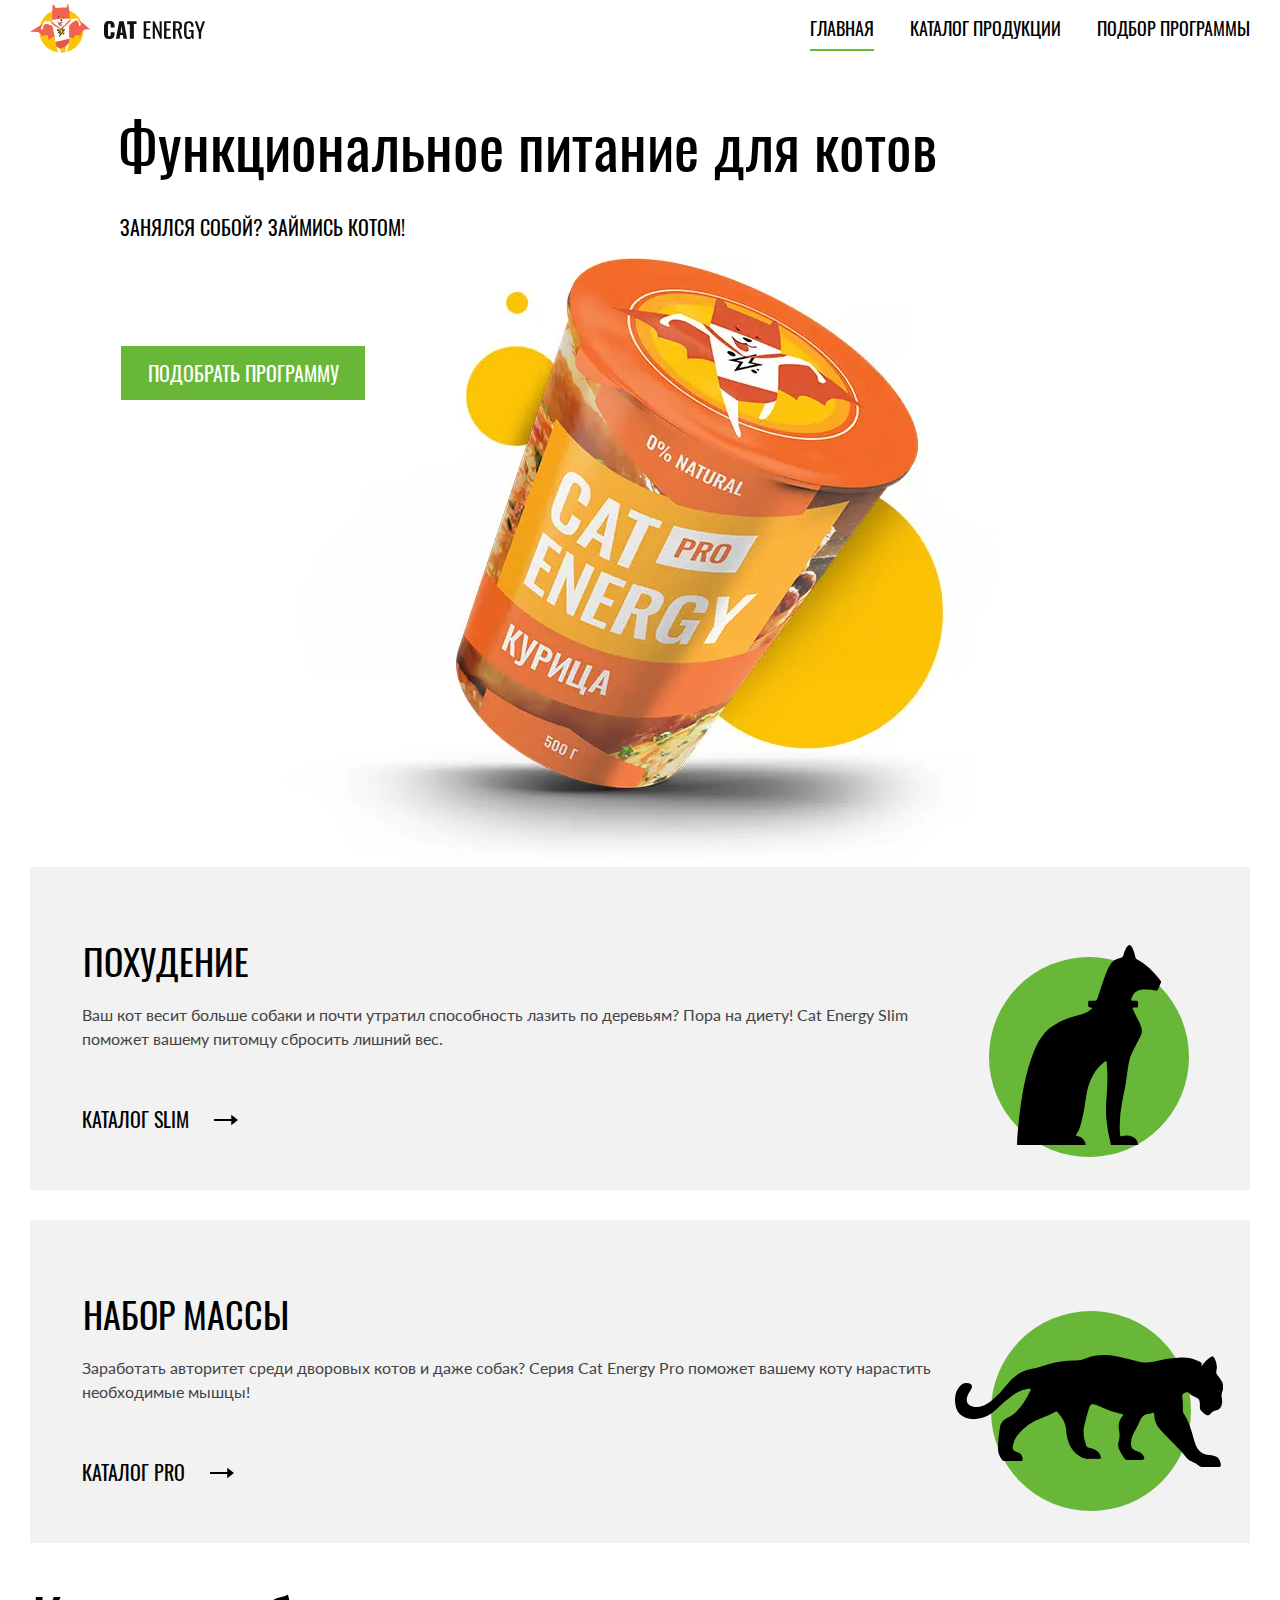
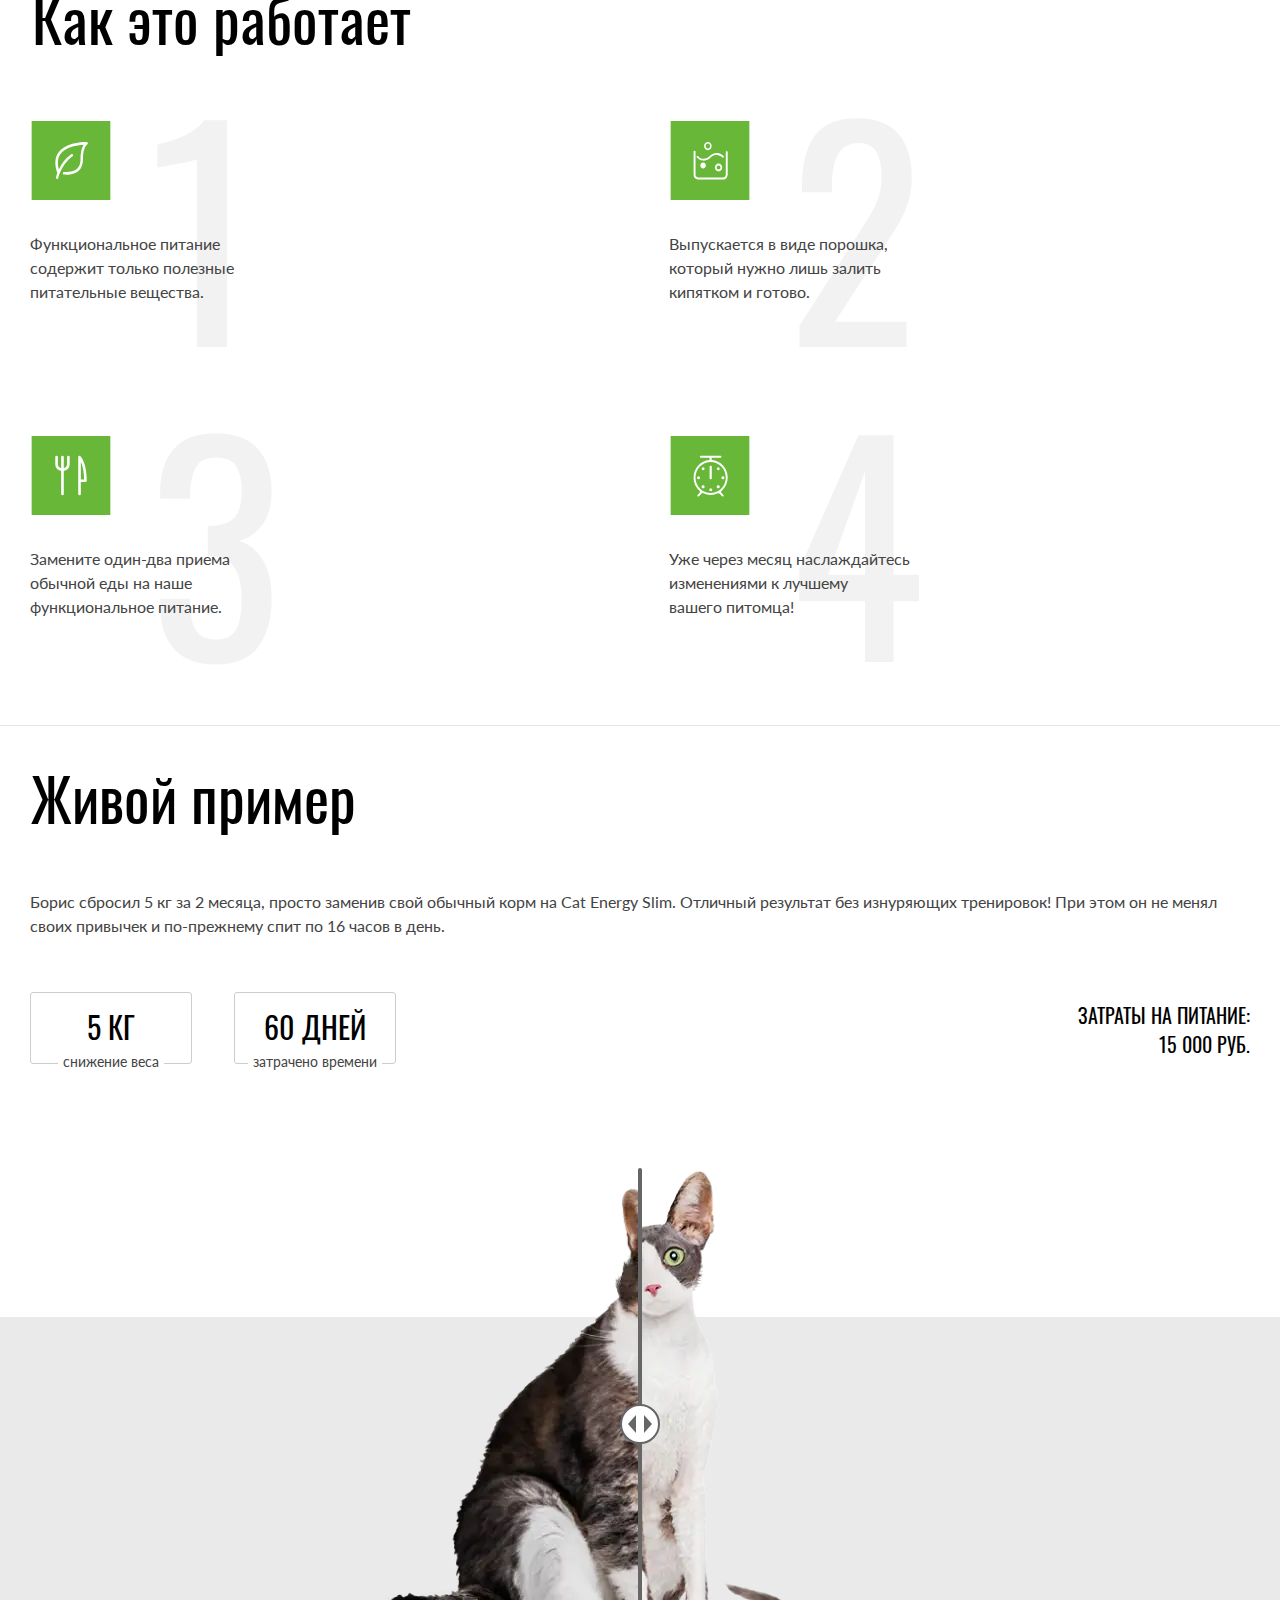
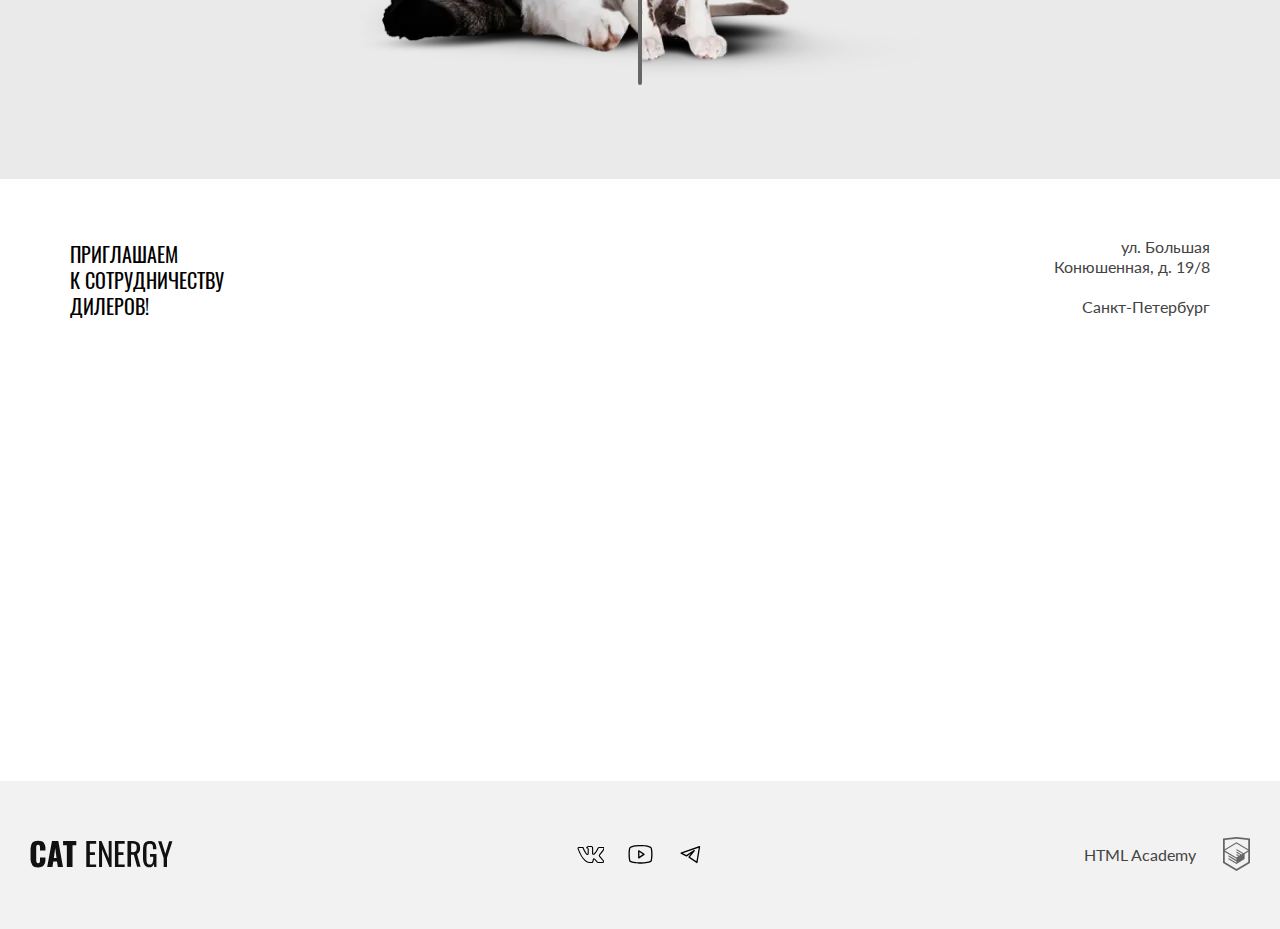
<file: index.html>
<!DOCTYPE html><html class="page" lang="ru"><head><meta charset="utf-8"><meta name="viewport" content="width=device-width,initial-scale=1"><title>HTML Academy: Кэт энерджи</title><link rel="stylesheet" href="css/style.css"><link rel="preload" href="fonts/lato/lato-regular.woff2" as="font" crossorigin="anonymous"><link rel="preload" href="fonts/oswald/oswaldmedium.woff2" as="font" crossorigin="anonymous"><link rel="preload" href="fonts/oswald/oswaldregular.woff2" as="font" crossorigin="anonymous"></head><body class="page__body"><header class="main-header"><a class="main-header__logo"><picture><source media="(min-width:1300px)" srcset="./img/logo-desktop.svg"><source media="(min-width:768px)" srcset="./img/logo-tablet.svg"><img class="main-header__img" src="./img/logo-mobile.svg" width="34" height="38" alt="Кэт Энерджи"></picture><img class="main-header__img-2" src="./img/logo-header.svg" width="101" height="18" alt="" aria-hidden="true"> </a><button class="main-header__toggle main-header__toggle--closed main-header__toggle--nojs" type="button"><span class="visually-hidden">Открыть меню</span></button><nav class="main-nav main-nav--closed"><ul class="main-nav__list site-list"><li class="site-list__item site-list__item--active site-list__item--current"><a class="site-list__link site-list__link--current">Главная</a></li><li class="site-list__item"><a class="site-list__link site-list__link--current" href="catalog.html">Каталог продукции</a></li><li class="site-list__item"><a class="site-list__link site-list__link--current" href="form.html">Подбор программы</a></li></ul></nav></header><main class="main-container"><section class="selection"><div class="selection__wrapper container"><h1 class="selection__title">Функциональное питание для котов</h1><p class="selection__description">Занялся собой? Займись котом!</p><picture><source type="image/webp" media="(min-width: 1300px)" srcset="./img/index-can-desktop.webp, ./img/index-can-desktop@2x.webp 2x"><source type="image/webp" media="(min-width: 768px)" srcset="./img/index-can-tablet.webp, ./img/index-can-tablet@2x.webp 2x"><source type="image/webp" srcset="./img/index-can-mobile.webp, ./img/index-can-mobile@2x.webp 2x"><source media="(min-width:1300px)" srcset="./img/index-can-desktop.png, ./img/index-can-desktop@2x.png 2x"><source media="(min-width:768px)" srcset="./img/index-can-tablet.png, ./img/index-can-tablet@2x.png 2x"><img class="selection__image" src="./img/index-can-mobile.png" width="280" height="270" srcset="./img/index-can-mobile@2x.png 2x" alt="Пример питания для котов Кэт Энерджи Про с курицей 500 грамм"></picture><a class="selection__button button" href="form.html">Подобрать программу</a></div></section><section class="offer"><div class="offer__wrapper container"><div class="offer__inner"><h2 class="offer__title offer__title--thin">Похудение</h2><p class="offer__description">Ваш кот весит больше собаки и почти утратил способность лазить по деревьям? Пора на диету! Cat Energy Slim поможет вашему питомцу сбросить лишний вес.</p><a class="offer__link" href="#">Каталог slim</a></div><div class="offer__inner"><h2 class="offer__title offer__title--weight">Набор массы</h2><p class="offer__description">Заработать авторитет среди дворовых котов и даже собак? Серия Cat Energy Pro поможет вашему коту нарастить необходимые мышцы!</p><a class="offer__link" href="#">Каталог pro</a></div></div></section><section class="operation"><div class="operation__wrapper container"><h2 class="operation__title">Как это работает</h2><ol class="operation__list"><li class="operation__item operation__item--useful">Функциональное питание содержит только полезные питательные вещества.</li><li class="operation__item operation__item--instant">Выпускается в виде порошка, который нужно лишь залить кипятком и готово.</li><li class="operation__item operation__item--use">Замените один-два приема обычной еды на наше функциональное питание.</li><li class="operation__item operation__item--changes">Уже через месяц наслаждайтесь изменениями к&nbsp;лучшему вашего&nbsp;питомца!</li></ol></div></section><section class="example"><div class="example__wrapper container"><div class="example__text-wrapper"><h2 class="example__title">Живой пример</h2><p class="example__text">Борис сбросил 5 кг за 2 месяца, просто заменив свой обычный корм на Cat Energy Slim. Отличный результат без&nbsp;изнуряющих тренировок! При этом он не менял своих привычек и по-прежнему спит по 16 часов в день.</p></div><div class="example__statistic"><dl class="example__list"><div class="example__list-item"><dt class="example__description-text">снижение веса</dt><dd class="example__description-statistics">5 кг</dd></div><div class="example__list-item"><dt class="example__description-text">затрачено времени</dt><dd class="example__description-statistics">60 дней</dd></div></dl><p class="example__description-result"><span>Затраты на питание:</span><span> 15 000 руб.</span></p></div><div class="example__image-slider slider-cat"><div class="slider-cat__wrapper"><div class="slider-cat__images slider-cat__images--previous"><picture><source type="image/webp" media="(min-width: 768px)" srcset="./img/cat-slider-big-tablet@1x.webp, ./img/cat-slider-big-tablet@2x.webp 2x"><source type="image/webp" srcset="./img/cat-slider-big.webp, ./img/cat-slider-big@2x.webp 2x"><source media="(min-width:768px)" srcset="./img/cat-slider-big-tablet@1x.png, ./img/cat-slider-big-tablet@2x.png 2x"><img class="slider-cat__image" src="./img/cat-slider-big.png" width="280" height="256" srcset="./img/cat-slider-big@2x.png 2x" alt="Изображение кота до изменений"></picture></div><button class="slider-cat__range" type="button"><span class="visually-hidden">Кнопка переключения</span> <span class="slider-cat__handle"><svg width="24" height="18"><use href="img/sprite.svg#slider"></use></svg></span></button><div class="slider-cat__images slider-cat__images--next"><picture><source type="image/webp" media="(min-width: 768px)" srcset="./img/cat-slider-small-tablet.webp, ./img/cat-slider-small-tablet@2x.webp 2x"><source type="image/webp" srcset="./img/cat-slider-small.webp, ./img/cat-slider-small@2x.webp 2x"><source media="(min-width:768px)" srcset="./img/cat-slider-small-tablet.png, ./img/cat-slider-small-tablet@2x.png 2x"><img class="slider-cat__image" src="./img/cat-slider-small.png" width="280" height="256" srcset="./img/cat-slider-small@2x.png 2x" alt="Изображение кота после питания Кэт Энерджи"></picture></div></div></div></div></section><section class="map"><div class="map__wrapper container"><div class="map__box"><h2 class="map__title">приглашаем к&nbsp;сотрудничеству дилеров!</h2><p class="map__address">ул. Большая Конюшенная, д. 19/8 <span>Санкт-Петербург</span></p></div></div><iframe class="map__container" src="https://www.google.com/maps/embed?pb=!1m18!1m12!1m3!1d1998.603625300309!2d30.32085871608665!3d59.9387191690542!2m3!1f0!2f0!3f0!3m2!1i1024!2i768!4f13.1!3m3!1m2!1s0x4696310fca145cc1%3A0x42b32648d8238007!2z0JHQvtC70YzRiNCw0Y8g0JrQvtC90Y7RiNC10L3QvdCw0Y8g0YPQuy4sIDE5LzgsINCh0LDQvdC60YIt0J_QtdGC0LXRgNCx0YPRgNCzLCAxOTExODY!5e0!3m2!1sru!2sru!4v1638123274582!5m2!1sru!2sru" width="600" height="400" allowfullscreen="" loading="lazy"></iframe></section><footer class="page-footer"><div class="page-footer__wrapper container"><div class="page-footer__logo"><a class="page-footer__logo-link" href="#"><span class="visually-hidden">Логотип Кэт Энерджи</span> <svg class="page-footer__logo-image" width="129" height="24"><use href="img/sprite.svg#logo-footer"></use></svg></a></div><div class="social"><ul class="social__list"><li class="social__item"><a class="social__link" href="#"><span class="visually-hidden">Мы в Вконтакте</span> <svg class="social__link-icon" width="29" height="22"><use href="img/sprite.svg#vkontakte"></use></svg></a></li><li class="social__item"><a class="social__link" href="#"><span class="visually-hidden">Мы в Ютьюбе</span> <svg class="social__link-icon"><use href="img/sprite.svg#youtube"></use></svg></a></li><li class="social__item"><a class="social__link" href="#"><span class="visually-hidden">Мы в Телеграмме</span> <svg class="social__link-icon" width="29" height="22"><use href="img/sprite.svg#telegram"></use></svg></a></li></ul></div><div class="copyright"><a class="copyright__link" href="https://htmlacademy.ru/intensive/adaptive"><p class="copyright__text">HTML Academy</p><svg class="copyright__image" width="27" height="34"><use href="img/sprite.svg#htmlacademy-footer-logo-img"></use></svg></a></div></div></footer></main></body></html>
</file>
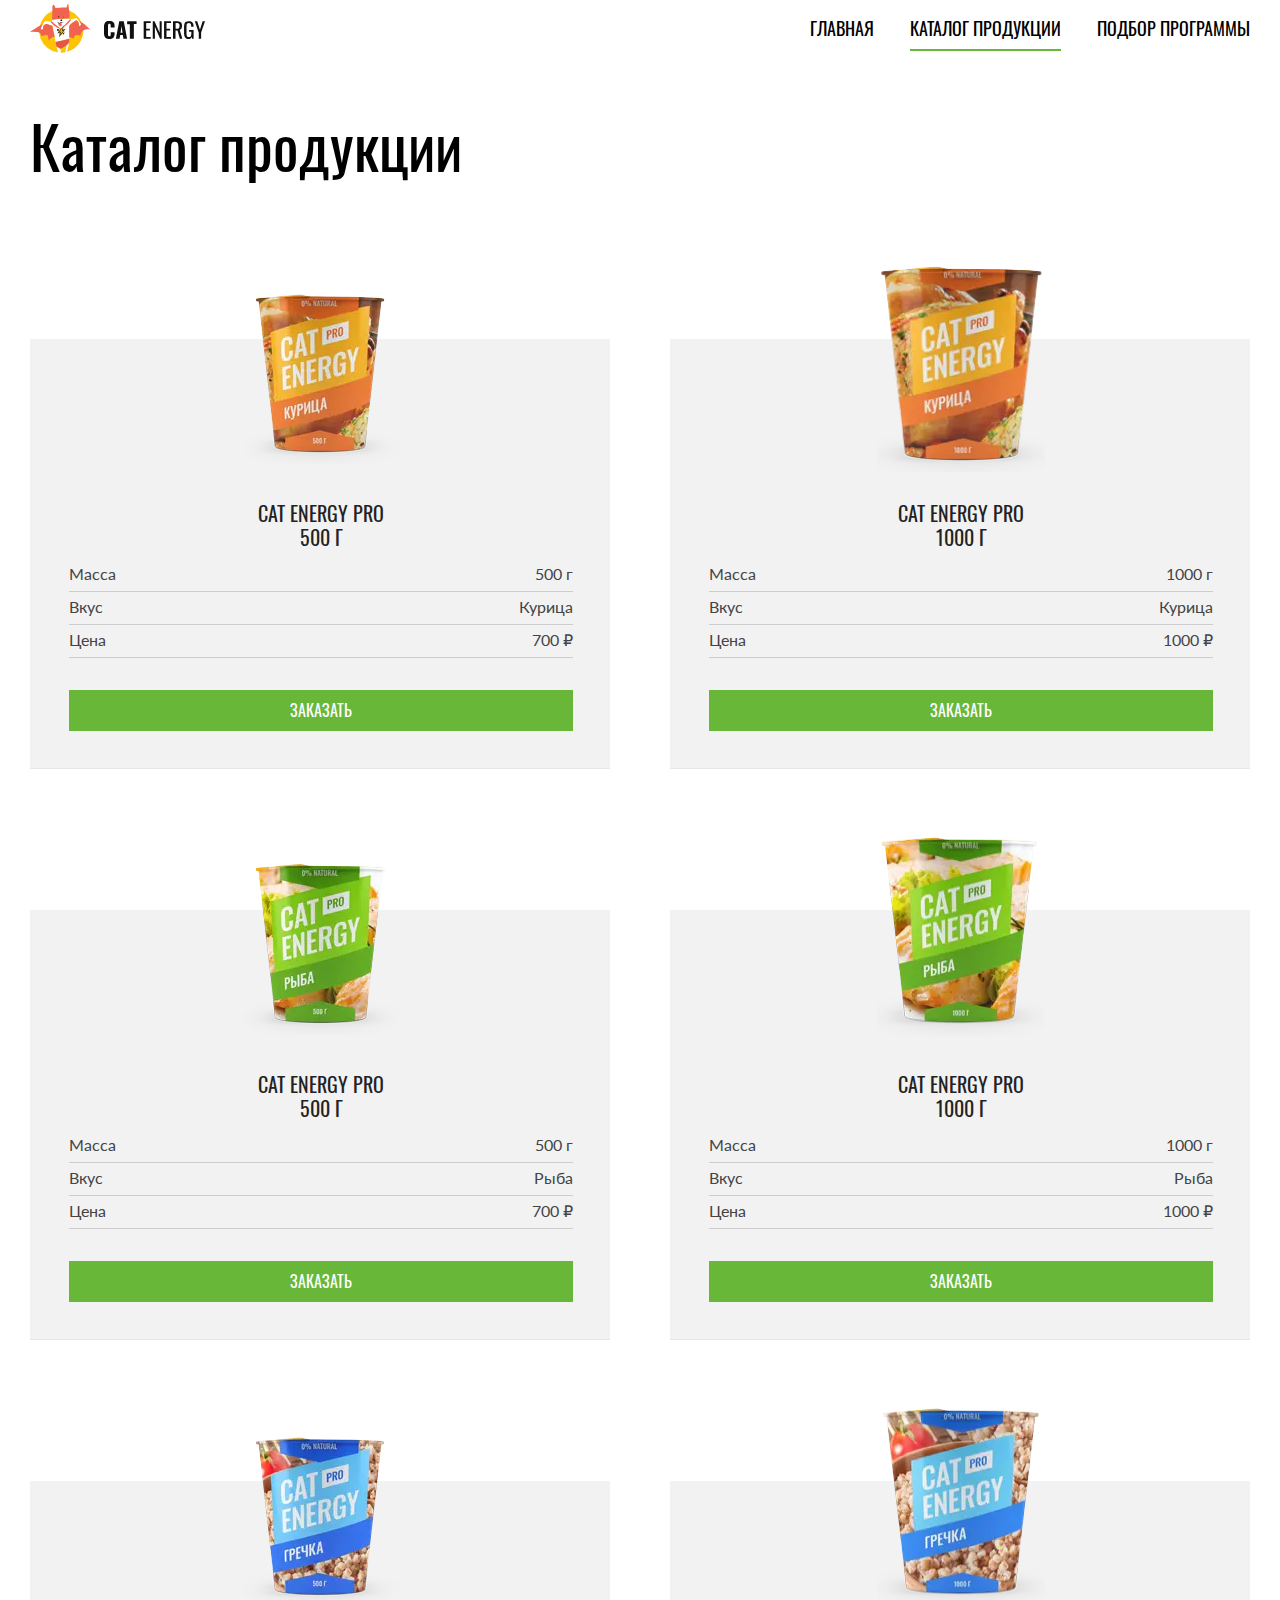
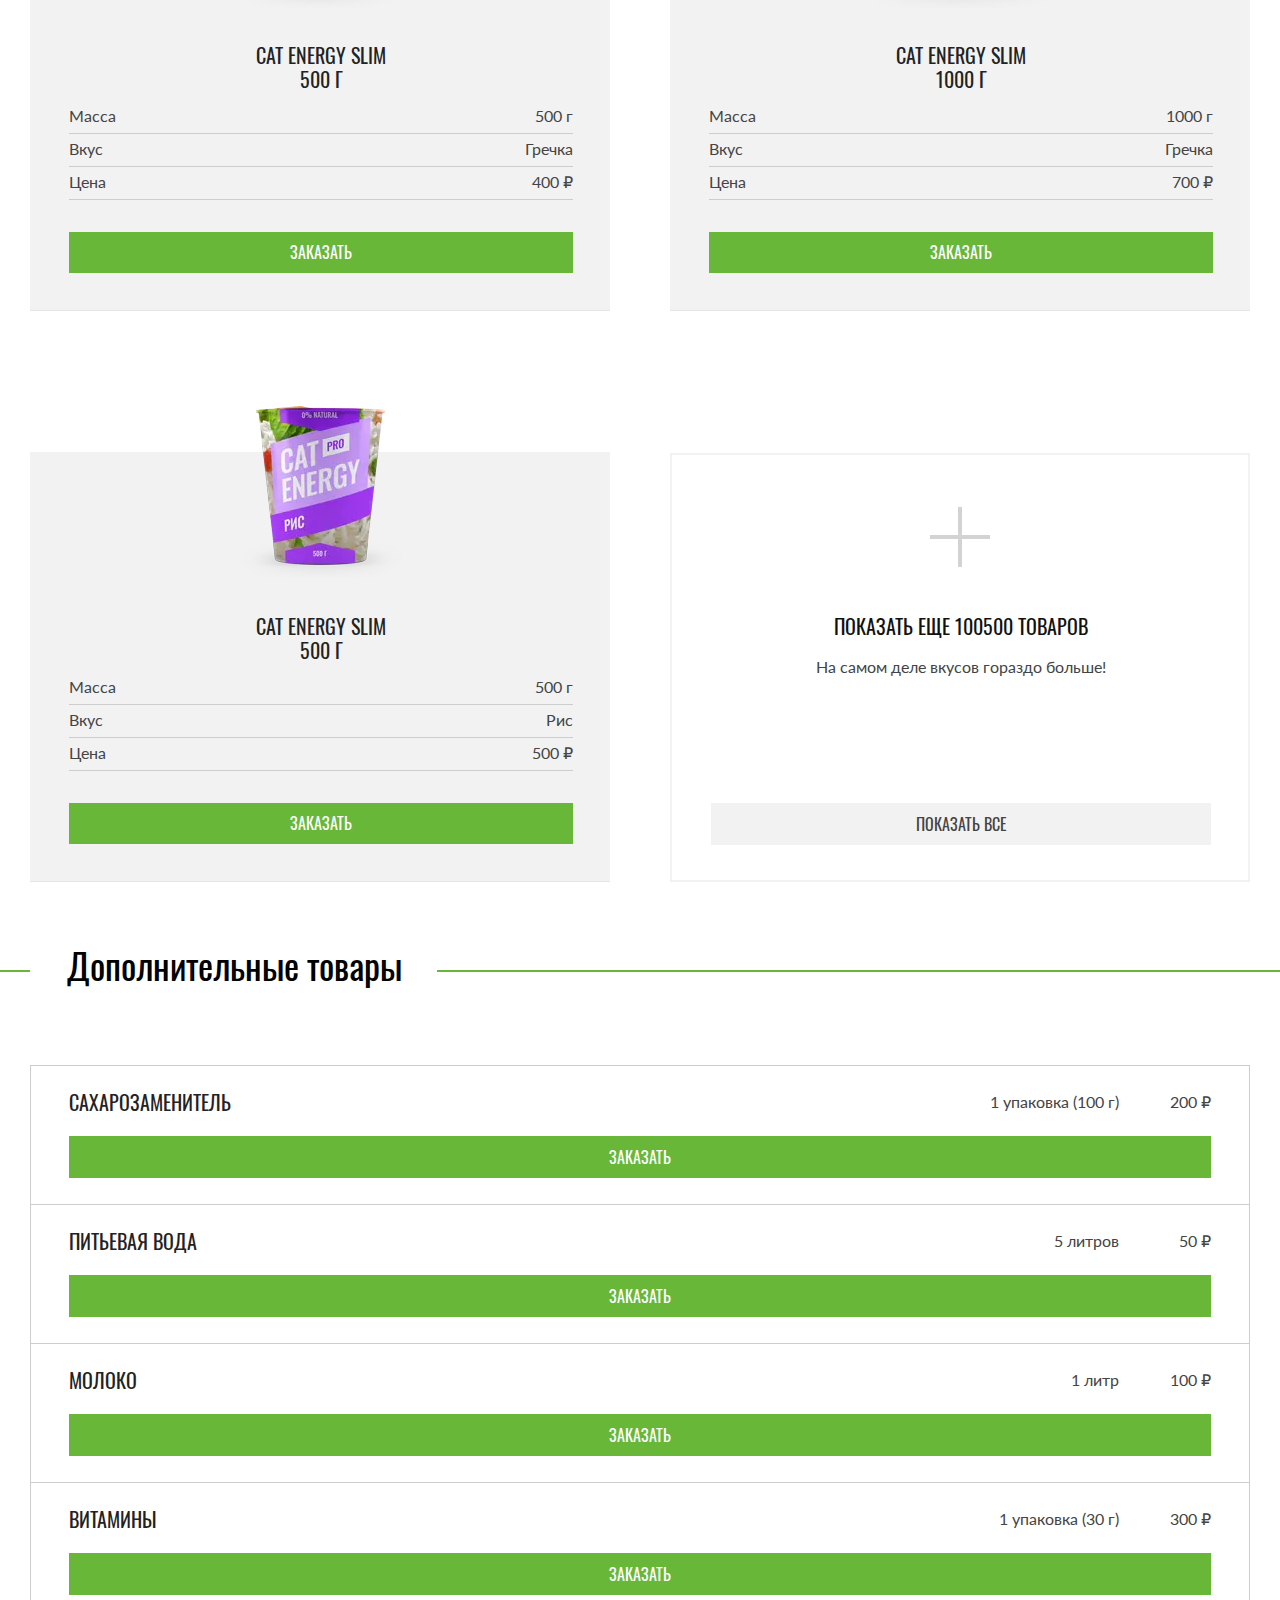
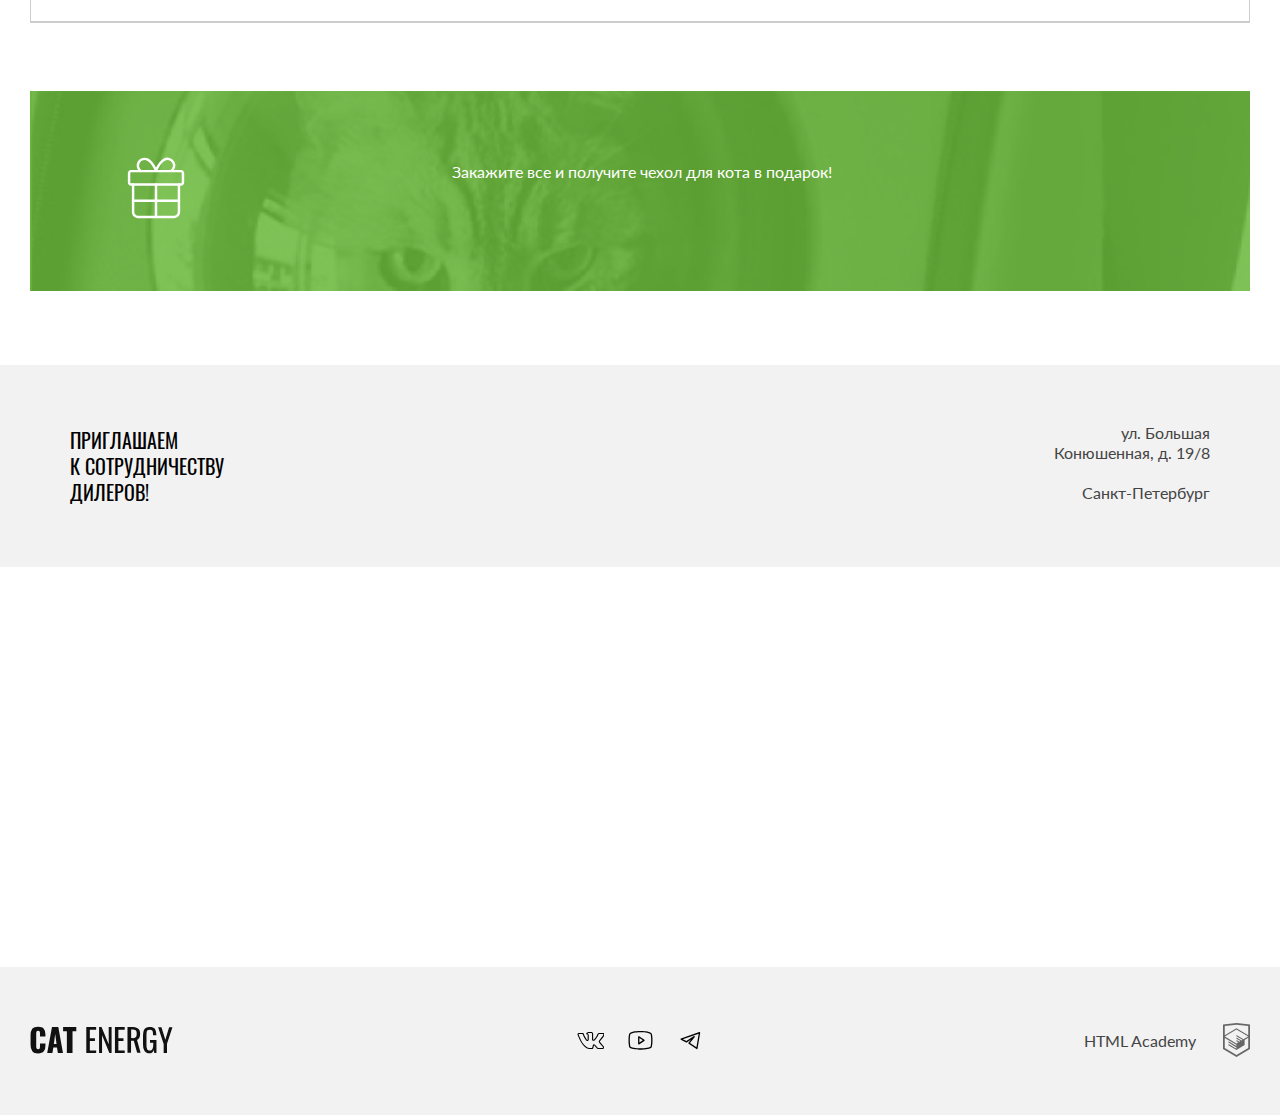
<file: catalog.html>
<!DOCTYPE html><html class="page" lang="ru"><head><meta charset="utf-8"><meta name="viewport" content="width=device-width,initial-scale=1"><title>HTML Academy: Кэт энерджи</title><link rel="stylesheet" href="css/style.css"><link rel="preload" href="fonts/lato/lato-regular.woff2" as="font" crossorigin="anonymous"><link rel="preload" href="fonts/oswald/oswaldmedium.woff2" as="font" crossorigin="anonymous"><link rel="preload" href="fonts/oswald/oswaldregular.woff2" as="font" crossorigin="anonymous"></head><body class="page__body"><header class="main-header"><a class="main-header__logo" href="index.html"><picture><source media="(min-width:1300px)" srcset="./img/logo-desktop.svg"><source media="(min-width:768px)" srcset="./img/logo-tablet.svg"><img class="main-header__img" src="./img/logo-mobile.svg" width="34" height="38" alt="Кэт Энерджи"></picture><img class="main-header__img-2" src="./img/logo-header.svg" width="101" height="18" alt="" aria-hidden="true"> </a><button class="main-header__toggle main-header__toggle--closed main-header__toggle--nojs" type="button"><span class="visually-hidden">Открыть меню</span></button><nav class="main-nav main-nav--closed"><ul class="main-nav__list site-list"><li class="site-list__item"><a class="site-list__link" href="index.html">Главная</a></li><li class="site-list__item site-list__item--active"><a class="site-list__link">Каталог продукции</a></li><li class="site-list__item"><a class="site-list__link" href="form.html">Подбор программы</a></li></ul></nav></header><main class="main-container"><h1 class="main-container__title container">Каталог продукции</h1><section class="product"><div class="product__wrapper container"><h2 class="visually-hidden">Карточки товаров</h2><ul class="product__list"><li class="product-card"><a class="product-card__image-link" href="#"><picture><source type="image/webp" media="(min-width: 1300px)" srcset="./img/catalog/chicken500-desktop.webp, ./img/catalog/chicken500-desktop@2x.webp 2x"><source type="image/webp" media="(min-width: 768px)" srcset="./img/catalog/chicken500-tablet.webp, ./img/catalog/chicken500-tablet@2x.webp 2x"><source type="image/webp" srcset="./img/catalog/chicken500.webp, ./img/catalog/chicken500@2x.webp 2x"><source media="(min-width:1300px)" srcset="./img/catalog/chicken500-desktop.png, ./img/catalog/chicken500-desktop@2x.png 2x"><source media="(min-width:768px)" srcset="./img/catalog/chicken500-tablet.png, ./img/catalog/chicken500-tablet@2x.png 2x"><img class="product-card__image" src="./img/catalog/chicken500.png" srcset="./img/catalog/chicken500@2x.png 2x" width="68" height="86" alt="Питание Кэт Энерджи Про со вкусом курицы 500 грамм"></picture></a><a class="product-card__title-link" href="#"><h3 class="product-card__title">Cat Energy PRO 500 г</h3></a><dl class="product-card__specifications specifications"><dt class="specifications__term">Масса</dt><dd class="specifications__meaning">500 г</dd><dt class="specifications__term">Вкус</dt><dd class="specifications__meaning">Курица</dd><dt class="specifications__term">Цена</dt><dd class="specifications__meaning">700 ₽</dd></dl><a class="button product-card__button" href="#">Заказать</a></li><li class="product-card"><a class="product-card__image-link" href="#"><picture><source type="image/webp" media="(min-width: 1300px)" srcset="./img/catalog/chicken1000-desktop.webp, ./img/catalog/chicken1000-desktop@2x.webp 2x"><source type="image/webp" media="(min-width: 768px)" srcset="./img/catalog/chicken1000-tablet.webp, ./img/catalog/chicken1000-tablet@2x.webp 2x"><source type="image/webp" srcset="./img/catalog/chicken1000.webp, ./img/catalog/chicken1000@2x.webp 2x"><source media="(min-width:1300px)" srcset="./img/catalog/chicken1000-desktop.png, ./img/catalog/chicken1000-desktop@2x.png 2x"><source media="(min-width:768px)" srcset="./img/catalog/chicken1000-tablet.png, ./img/catalog/chicken1000-tablet@2x.png 2x"><img class="product-card__image" src="./img/catalog/chicken1000.png" srcset="./img/catalog/chicken1000@2x.png 2x" width="84" height="101" alt="Питание Кэт Энерджи Про со вкусом курицы 1000 грамм"></picture></a><a class="product-card__title-link" href="#"><h3 class="product-card__title">Cat Energy PRO 1000 г</h3></a><dl class="product-card__specifications specifications"><dt class="specifications__term">Масса</dt><dd class="specifications__meaning">1000 г</dd><dt class="specifications__term">Вкус</dt><dd class="specifications__meaning">Курица</dd><dt class="specifications__term">Цена</dt><dd class="specifications__meaning">1000 ₽</dd></dl><a class="button product-card__button" href="#">Заказать</a></li><li class="product-card"><a class="product-card__image-link" href="#"><picture><source type="image/webp" media="(min-width: 1300px)" srcset="./img/catalog/fish500-desktop.webp, ./img/catalog/fish500-desktop@2x.webp 2x"><source type="image/webp" media="(min-width: 768px)" srcset="./img/catalog/fish500-tablet.webp, ./img/catalog/fish500-tablet@2x.webp 2x"><source type="image/webp" srcset="./img/catalog/fish500.webp, ./img/catalog/fish500@2x.webp 2x"><source media="(min-width:1300px)" srcset="./img/catalog/fish500-desktop.png, ./img/catalog/fish500-desktop@2x.png 2x"><source media="(min-width:768px)" srcset="./img/catalog/fish500-tablet.png, ./img/catalog/fish500-tablet@2x.png 2x"><img class="product-card__image" src="./img/catalog/fish500.png" srcset="./img/catalog/fish500@2x.png 2x" width="68" height="78" alt="Питание Кэт Энерджи Про со вкусом рыбы 500 грамм"></picture></a><a class="product-card__title-link" href="#"><h3 class="product-card__title">Cat Energy PRO 500 г</h3></a><dl class="product-card__specifications specifications"><dt class="specifications__term">Масса</dt><dd class="specifications__meaning">500 г</dd><dt class="specifications__term">Вкус</dt><dd class="specifications__meaning">Рыба</dd><dt class="specifications__term">Цена</dt><dd class="specifications__meaning">700 ₽</dd></dl><a class="button product-card__button" href="#">Заказать</a></li><li class="product-card"><a class="product-card__image-link" href="#"><picture><source type="image/webp" media="(min-width: 1300px)" srcset="./img/catalog/fish1000-desktop.webp, ./img/catalog/fish1000-desktop@2x.webp 2x"><source type="image/webp" media="(min-width: 768px)" srcset="./img/catalog/fish1000-tablet.webp, ./img/catalog/fish1000-tablet@2x.webp 2x"><source type="image/webp" srcset="./img/catalog/fish1000.webp, ./img/catalog/fish1000@2x.webp 2x"><source media="(min-width:1300px)" srcset="./img/catalog/fish1000-desktop.png, ./img/catalog/fish1000-desktop@2x.png 2x"><source media="(min-width:768px)" srcset="./img/catalog/fish1000-tablet.png, ./img/catalog/fish1000-tablet@2x.png 2x"><img class="product-card__image" src="./img/catalog/fish1000.png" srcset="./img/catalog/fish1000@2x.png 2x" width="80" height="101" alt="Питание Кэт Энерджи Про со вкусом рыбы 1000 грамм"></picture></a><a class="product-card__title-link" href="#"><h3 class="product-card__title">Cat Energy PRO 1000 г</h3></a><dl class="product-card__specifications specifications"><dt class="specifications__term">Масса</dt><dd class="specifications__meaning">1000 г</dd><dt class="specifications__term">Вкус</dt><dd class="specifications__meaning">Рыба</dd><dt class="specifications__term">Цена</dt><dd class="specifications__meaning">1000 ₽</dd></dl><a class="button product-card__button" href="#">Заказать</a></li><li class="product-card"><a class="product-card__image-link" href="#"><picture><source type="image/webp" media="(min-width: 1300px)" srcset="./img/catalog/buckwheat500-desktop.webp, ./img/catalog/buckwheat500-desktop@2x.webp 2x"><source type="image/webp" media="(min-width: 768px)" srcset="./img/catalog/buckwheat500-tablet.webp, ./img/catalog/buckwheat500-tablet@2x.webp 2x"><source type="image/webp" srcset="./img/catalog/buckwheat500.webp, ./img/catalog/buckwheat500@2x.webp 2x"><source media="(min-width:1300px)" srcset="./img/catalog/buckwheat500-desktop.png, ./img/catalog/buckwheat500-desktop@2x.png 2x"><source media="(min-width:768px)" srcset="./img/catalog/buckwheat500-tablet.png, ./img/catalog/buckwheat500-tablet@2x.png 2x"><img class="product-card__image" src="./img/catalog/buckwheat500.png" srcset="./img/catalog/buckwheat500@2x.png 2x" width="68" height="78" alt="Питание Кэт Энерджи Слим со вкусом гречки 500 грамм"></picture></a><a class="product-card__title-link" href="#"><h3 class="product-card__title">Cat Energy SLIM 500 г</h3></a><dl class="product-card__specifications specifications"><dt class="specifications__term">Масса</dt><dd class="specifications__meaning">500 г</dd><dt class="specifications__term">Вкус</dt><dd class="specifications__meaning">Гречка</dd><dt class="specifications__term">Цена</dt><dd class="specifications__meaning">400 ₽</dd></dl><a class="button product-card__button" href="#">Заказать</a></li><li class="product-card"><a class="product-card__image-link" href="#"><picture><source type="image/webp" media="(min-width: 1300px)" srcset="./img/catalog/buckwheat1000-desktop.webp, ./img/catalog/buckwheat1000-desktop@2x.webp 2x"><source type="image/webp" media="(min-width: 768px)" srcset="./img/catalog/buckwheat1000-tablet.webp, ./img/catalog/buckwheat1000-tablet@2x.webp 2x"><source type="image/webp" srcset="./img/catalog/buckwheat1000.webp, ./img/catalog/buckwheat1000.webp 2x"><source media="(min-width:1300px)" srcset="./img/catalog/buckwheat1000-desktop.png, ./img/catalog/buckwheat1000-desktop@2x.png 2x"><source media="(min-width:768px)" srcset="./img/catalog/buckwheat1000-tablet.png, ./img/catalog/buckwheat1000-tablet@2x.png 2x"><img class="product-card__image" src="./img/catalog/buckwheat1000.png" srcset="./img/catalog/buckwheat1000@2x.png 2x" width="84" height="100" alt="Питание Кэт Энерджи Слим со вкусом гречки 1000 грамм"></picture></a><a class="product-card__title-link" href="#"><h3 class="product-card__title">Cat Energy SLIM 1000 г</h3></a><dl class="product-card__specifications specifications"><dt class="specifications__term">Масса</dt><dd class="specifications__meaning">1000 г</dd><dt class="specifications__term">Вкус</dt><dd class="specifications__meaning">Гречка</dd><dt class="specifications__term">Цена</dt><dd class="specifications__meaning">700 ₽</dd></dl><a class="button product-card__button" href="#">Заказать</a></li><li class="product-card"><a class="product-card__image-link" href="#"><picture><source type="image/webp" media="(min-width: 1300px)" srcset="./img/catalog/rice500-desktop.webp, ./img/catalog/rice500-desktop@2x.webp 2x"><source type="image/webp" media="(min-width: 768px)" srcset="./img/catalog/rice500-tablet.webp, ./img/catalog/rice500-tablet@2x.webp 2x"><source type="image/webp" srcset="./img/catalog/rice500.webp, ./img/catalog/rice500@2x.webp 2x"><source media="(min-width:1300px)" srcset="./img/catalog/rice500-desktop.png, ./img/catalog/rice500-desktop@2x.png 2x"><source media="(min-width:768px)" srcset="./img/catalog/rice500-tablet.png, ./img/catalog/rice500-tablet@2x.png 2x"><img class="product-card__image" src="./img/catalog/rice500.png" srcset="./img/catalog/rice500@2x.png 2x" width="72" height="84" alt="Питание Кэт Энерджи Слим со вкусом риса 500 грамм"></picture></a><a class="product-card__title-link" href="#"><h3 class="product-card__title">Cat Energy SLIM 500 г</h3></a><dl class="product-card__specifications specifications"><dt class="specifications__term">Масса</dt><dd class="specifications__meaning">500 г</dd><dt class="specifications__term">Вкус</dt><dd class="specifications__meaning">Рис</dd><dt class="specifications__term">Цена</dt><dd class="specifications__meaning">500 ₽</dd></dl><a class="button product-card__button" href="#">Заказать</a></li><li class="product__reloading"><p class="product__text">Показать еще 100500 товаров</p><p class="product__description">На самом деле вкусов гораздо больше!</p><a class="button product__button" href="#">Показать все</a></li></ul></div></section><section class="additional"><div class="additional__wrapper container"><h2 class="additional__title">Дополнительные товары</h2><ul class="additional__list"><li class="additional__item"><a class="additional__link" href="#">Сахарозаменитель</a><p class="additional__number">1 упаковка (100 г)</p><p class="additional__sum">200 ₽</p><a class="button additional__button" href="#">Заказать</a></li><li class="additional__item"><a class="additional__link" href="#">Питьевая вода</a><p class="additional__number">5 литров</p><p class="additional__sum">50 ₽</p><a class="button additional__button" href="#">Заказать</a></li><li class="additional__item"><a class="additional__link" href="#">Молоко</a><p class="additional__number">1 литр</p><p class="additional__sum">100 ₽</p><a class="button additional__button" href="#">Заказать</a></li><li class="additional__item"><a class="additional__link" href="#">Витамины</a><p class="additional__number">1 упаковка (30 г)</p><p class="additional__sum">300 ₽</p><a class="button additional__button" href="#">Заказать</a></li></ul><p class="additional__present present">Закажите все и&nbsp;получите чехол для кота в подарок!</p></div></section><section class="map"><div class="map__wrapper map__wrapper--grey container"><div class="map__box"><h2 class="map__title">приглашаем к&nbsp;сотрудничеству дилеров!</h2><p class="map__address">ул. Большая Конюшенная, д. 19/8 <span>Санкт-Петербург</span></p></div></div><iframe class="map__container" src="https://www.google.com/maps/embed?pb=!1m18!1m12!1m3!1d1998.603625300309!2d30.32085871608665!3d59.9387191690542!2m3!1f0!2f0!3f0!3m2!1i1024!2i768!4f13.1!3m3!1m2!1s0x4696310fca145cc1%3A0x42b32648d8238007!2z0JHQvtC70YzRiNCw0Y8g0JrQvtC90Y7RiNC10L3QvdCw0Y8g0YPQuy4sIDE5LzgsINCh0LDQvdC60YIt0J_QtdGC0LXRgNCx0YPRgNCzLCAxOTExODY!5e0!3m2!1sru!2sru!4v1638123274582!5m2!1sru!2sru" width="600" height="400" allowfullscreen="" loading="lazy"></iframe></section><footer class="page-footer"><div class="page-footer__wrapper container"><div class="page-footer__logo"><a class="page-footer__logo-link" href="#"><span class="visually-hidden">Логотип Кэт Энерджи</span> <svg class="page-footer__logo-image" width="129" height="24"><use href="img/sprite.svg#logo-footer"></use></svg></a></div><div class="social"><ul class="social__list"><li class="social__item"><a class="social__link" href="#"><span class="visually-hidden">Мы в Вконтакте</span> <svg class="social__link-icon" width="29" height="22"><use href="img/sprite.svg#vkontakte"></use></svg></a></li><li class="social__item"><a class="social__link" href="#"><span class="visually-hidden">Мы в Ютьюбе</span> <svg class="social__link-icon"><use href="img/sprite.svg#youtube"></use></svg></a></li><li class="social__item"><a class="social__link" href="#"><span class="visually-hidden">Мы в Телеграмме</span> <svg class="social__link-icon" width="29" height="22"><use href="img/sprite.svg#telegram"></use></svg></a></li></ul></div><div class="copyright"><a class="copyright__link" href="https://htmlacademy.ru/intensive/adaptive"><p class="copyright__text">HTML Academy</p><svg class="copyright__image" width="27" height="34"><use href="img/sprite.svg#htmlacademy-footer-logo-img"></use></svg></a></div></div></footer></main></body></html>
</file>
<file: css/style.css>
@font-face{font-family:"Oswald";font-style:normal;font-weight:400;src:url(../fonts/oswald/oswaldregular.woff2) format("woff2"),url(../fonts/oswald/oswaldregular.woff) format("woff");font-display:swap}@font-face{font-family:"Oswald";font-style:normal;font-weight:500;src:url(../fonts/oswald/oswaldmedium.woff2) format("woff2"),url(../fonts/oswald/oswaldmedium.woff) format("woff");font-display:swap}@font-face{font-family:"Lato";font-style:normal;font-weight:400;src:url(../fonts/lato/lato-regular.woff2) format("woff2"),url(../fonts/lato/lato-regular.woff) format("woff");font-display:swap}*,::after,::before{box-sizing:border-box}.visually-hidden{position:absolute;width:1px;height:1px;margin:-1px;padding:0;border:0;clip:rect(0 0 0 0);overflow:hidden}body{font-family:"Oswald","Arial",sans-serif;margin:0}img{max-width:100%;height:auto}a{text-decoration:none;color:#000}.button{display:block;padding:11px;color:#fff;background-color:#68b738;font-size:16px;line-height:20px;text-transform:uppercase;text-align:center;border:0}.button:hover{background-color:#5eaa2f}.button:active{color:rgba(255,255,255,.3)}.container{padding-left:20px;padding-right:20px;margin:0 auto}@media (min-width:768px){.container{padding-left:30px;padding-right:30px}}@media (min-width:1300px){.container{width:1300px;padding-right:40px;padding-left:40px}}.main-container__title{font-weight:400;font-size:36px;line-height:36px;padding-top:24px;padding-bottom:41px;border-top:1px solid #d9d9d9;border-bottom:1px solid #e6e6e6}@media (min-width:768px){.main-container__title{border-bottom:none;border-top:none;font-size:60px;line-height:60px;padding-bottom:56px;padding-top:55px}}@media (min-width:1300px){.main-container__title{padding-top:70px}}@media (min-width:768px){.main-container__title--form{padding-left:70px}}@media (min-width:1300px){.main-container__title--form{padding-left:40px}}.site-list{list-style:none}.site-list__item{display:block;text-transform:uppercase;font-weight:500;line-height:20px;font-size:20px;border-top:1px solid #e6e6e6}@media (min-width:768px){.site-list__item{margin-right:36px;border:0;line-height:24px;font-size:18px;font-weight:400}.site-list__item:last-child{margin-right:0}}@media (min-width:1300px){.site-list__item{z-index:1;font-size:20px;line-height:30px}}.site-list__item:not(.site-list__item--active):hover{opacity:.6}.offer__link:active,.site-list__item:active{opacity:.3}@media (min-width:768px){.site-list__item--active{border-bottom:2px solid #68b738}}@media (min-width:1300px){.site-list__item--current{border-bottom:2px solid #fff}}.site-list__link{display:block;padding-top:21px;padding-bottom:24px}@media (min-width:768px){.site-list__link{padding-top:10px;padding-bottom:9px}}@media (min-width:1300px){.site-list__link{padding-bottom:4px}.site-list__link--current{color:#fff}}.selection{position:relative;color:#fff;background-repeat:no-repeat;background-image:url(../img/index-cat.png),linear-gradient(to bottom,rgba(104,183,56,.85) 302px,#fff 302px);background-position:50% 0;background-size:100%}@media (-webkit-min-device-pixel-ratio:2),(min-resolution:2dppx){.selection{background-image:url(../img/index-cat@2x.png)}}@media (min-width:768px){.selection{color:#000;background-color:#fff;background-image:none}}@media (min-width:1300px){.selection{margin-bottom:82px}.selection::before{content:"";position:absolute;display:block;background-image:url(../img/index-background-desktop.png);background-size:contain;top:-120px;right:0;height:697px;left:50%;background-color:#64a73b;background-repeat:no-repeat;background-position:100% 0}}@media (min-width:1300px) and (-webkit-min-device-pixel-ratio:2),(min-width:1300px) and (min-resolution:2dppx){.selection::before{background-image:url(../img/index-background-desktop@2x.png)}}@media (min-width:768px){.selection__wrapper{position:relative}}.selection__title{margin:0;font-weight:400;font-size:36px;line-height:36px;padding-top:25px;padding-bottom:27px;text-align:center}@media (min-width:768px){.selection__title{text-align:start;padding:55px 100px 42px 88px;font-size:60px;line-height:60px}}@media (min-width:1300px){.selection__title{max-width:calc(65% - 60px);padding-top:105px;padding-left:80px}}.selection__description{margin:0;font-weight:400;font-size:14px;line-height:14px;text-transform:uppercase;text-align:center;padding-bottom:29px}@media (min-width:768px){.selection__description{padding-bottom:49px;padding-left:90px;font-size:20px;line-height:20px;text-align:start}}@media (min-width:1300px){.selection__description{padding-left:80px}}.selection__image{display:block;margin:0 auto}@media (min-width:768px){.selection__image{width:709px;height:609px;margin-top:-28px}}@media (min-width:1300px){.selection__image{width:552px;height:499px;margin-top:-311px;margin-right:220px}}.selection__button{font-weight:400;font-size:14px;line-height:18px;padding-top:11px;padding-bottom:11px;width:100%;margin-top:3px}@media (min-width:768px){.selection__button{position:absolute;font-size:20px;line-height:20px;max-width:244px;padding-top:17px;padding-bottom:17px;top:283px;left:121px}}@media (min-width:1300px){.selection__button{top:335px;left:120px}.offer__wrapper{display:grid;grid-template-columns:1fr 1fr;column-gap:80px}}.offer__inner{background-color:#f2f2f2;padding:27px 22px 18px;margin-top:20px;margin-bottom:20px}@media (min-width:768px){.offer__inner{padding:61px 312px 56px 52px;margin-top:0;margin-bottom:30px}}@media (min-width:1300px){.offer__inner{padding-right:61px;margin-top:53px;padding-bottom:58px}}.offer__title{position:relative;margin:0;font-weight:400;font-size:24px;line-height:37px;text-transform:uppercase;padding-bottom:30px;padding-top:3px;padding-left:69px}@media (min-width:768px){.offer__title{padding-left:1px;padding-top:15px;padding-bottom:24px;font-size:36px;line-height:36px}}@media (min-width:1300px){.offer__title{padding-left:162px;padding-bottom:73px}}.offer__title--thin::before{content:"";position:absolute;background-image:url(../img/cat-back.svg);background-repeat:no-repeat;background-position:center;background-size:100%;right:0;bottom:22px;left:0;width:50px;height:53px}@media (min-width:768px){.offer__title--thin::before{padding-left:0;width:200px;height:212px;left:auto;top:17px;right:-251px}}@media (min-width:1300px){.offer__title--thin::before{width:100px;height:106px;right:auto;left:0;top:-21px}}.offer__title--weight::before{content:"";position:absolute;background-repeat:no-repeat;background-image:url(../img/cat-back-big.svg);background-size:100%;right:0;bottom:21px;left:-8px;width:67px;height:50px}@media (min-width:768px){.offer__title--weight::before{padding-left:0;width:268px;height:200px;top:30px;left:auto;right:-285px}}@media (min-width:1300px){.offer__title--weight::before{width:134px;height:106px;right:auto;left:-19px;top:-16px}}.offer__description{font-family:"Lato","Arial",sans-serif;color:#444;font-weight:400;font-size:14px;line-height:18px;margin:0;padding-bottom:23px;border-bottom:1px solid #d9d9d9}@media (min-width:768px){.offer__description{border-bottom:none;font-size:16px;line-height:24px}}@media (min-width:1300px){.offer__description{padding-bottom:18px}}.offer__link{display:flex;font-weight:400;font-size:16px;line-height:16px;text-transform:uppercase;margin-top:19px}@media (min-width:768px){.offer__link{font-size:20px;line-height:30px;margin-top:30px}}@media (min-width:1300px){.offer__link{margin-top:10px}}.offer__link::after{content:"";display:block;background-image:url(../img/arrow.svg);background-repeat:no-repeat;background-position:-8px;width:32px;height:12px;margin-left:15px}@media (min-width:768px){.offer__link::after{margin-left:25px;margin-top:10px}}.offer__link:hover::after{background-position:0 0}.operation{padding-bottom:38px}@media (min-width:768px){.operation{border-bottom:1px solid #e6e6e6;padding-bottom:40px}}@media (min-width:1300px){.operation{border-bottom:none}}.operation__title{font-weight:400;font-size:36px;line-height:40px;padding-bottom:32px;margin:0;padding-top:3px;padding-left:2px}@media (min-width:768px){.operation__title{padding-top:15px;padding-bottom:10px;margin-bottom:32px;font-size:60px;line-height:60px}}@media (min-width:1300px){.operation__title{padding-top:41px}}.operation__list{list-style-type:none;padding:0;margin:0}@media (min-width:768px){.operation__list{display:grid;grid-template-columns:1fr 1fr;column-gap:58px;row-gap:35px;counter-reset:operation}}@media (min-width:1300px){.operation__list{grid-template-columns:1fr 1fr 1fr 1fr;column-gap:75px}}.operation__item::before{content:"";position:absolute;background-repeat:no-repeat;background-size:100%;width:61px;height:61px;left:1px;top:9px}@media (min-width:768px){.operation__item::before{width:80px;height:80px;top:31px}}.operation__item--useful::before{background-image:url(../img/operation-useful.svg)}.operation__item--instant::before{background-image:url(../img/operation-instant.svg)}.operation__item--use::before{background-image:url(../img/operation-use.svg)}.operation__item--changes::before{background-image:url(../img/operation-changes.svg)}.operation__item{position:relative;font-family:"Lato","Arial",sans-serif;font-weight:400;font-size:14px;line-height:18px;color:#444;padding-bottom:27px;padding-left:81px;padding-top:11px;margin-bottom:-12px}@media (min-width:768px){.operation__item{min-height:280px;padding-top:142px;padding-left:0;font-size:16px;line-height:24px;margin-bottom:0;padding-bottom:0;max-width:245px}.operation__item::after{content:counter(operation);position:absolute;right:-10px;top:119px;font-family:"Oswald","Arial",sans-serif;font-size:280px;color:#f2f2f2;counter-increment:operation;z-index:-1;width:136px}}@media (min-width:1300px){.operation__item{padding-top:141px}}.example{background-color:#eaeaea}@media (min-width:768px){.example{background-image:linear-gradient(to top,#eaeaea 462px,#fff 462px)}}@media (min-width:1300px){.example{background-image:linear-gradient(to top,#f2f2f2 462px,#fff 462px)}}.example__wrapper{padding-top:25px;padding-bottom:35px}@media (min-width:768px){.example__wrapper{padding-top:26px;padding-bottom:94px}}@media (min-width:1300px){.example__wrapper{display:grid;grid-template-columns:1fr 1fr;padding-top:10px;padding-bottom:65px;margin-bottom:0}}.example__title{font-weight:400;font-size:36px;line-height:40px;margin:0;padding-bottom:40px;padding-left:1px}@media (min-width:768px){.example__title{line-height:60px;font-size:60px;padding-top:15px;padding-bottom:63px}}@media (min-width:1300px){.example__title{padding-top:8px;margin-bottom:83px}}.example__text{font-family:"Lato","Arial",sans-serif;color:#444;font-weight:400;font-size:14px;line-height:18px;margin:0;padding-bottom:20px}@media (min-width:768px){.example__text{padding-bottom:54px;font-size:16px;line-height:24px}}@media (min-width:1300px){.example__text{max-width:436px}}.example__description-statistics{font-weight:400;font-size:24px;line-height:24px;text-transform:uppercase;margin-top:13px;margin-left:0;order:1}@media (min-width:768px){.example__description-statistics{font-size:30px;line-height:37px;margin-top:15px}}.example__description-text{font-family:"Lato","Arial",sans-serif;color:#444;font-weight:400;font-size:12px;line-height:12px;order:2;width:82px;padding-left:5px;padding-right:5px;padding-top:7px;background-color:#eaeaea;text-align:center}@media (min-width:768px){.example__description-text{font-size:14px;line-height:14px;background-color:#fff;width:auto;padding-top:10px}}@media (min-width:1300px){.example__description-text{background-color:#f2f2f2}}.example__description-result{text-align:center;font-weight:400;font-size:14px;line-height:20px;text-transform:uppercase;margin-top:24px;margin-bottom:20px}@media (min-width:768px){.example__description-result{display:flex;flex-direction:column;text-align:right;font-size:20px;line-height:20px;margin-top:11px}.example__description-result span:first-child{margin-bottom:9px;margin-top:2px}}@media (min-width:1300px){.example__description-result{grid-column:1/2;justify-self:start;flex-direction:row;margin-top:37px;margin-bottom:0}.example__description-result span:last-child{margin-left:66px;margin-top:2px}}.example__list{display:flex;justify-content:space-between;margin-top:0;margin-bottom:11px}.example__list-item{border:1px solid #cdcdcd;border-radius:3px;width:124px;height:56px;display:flex;flex-direction:column;margin-bottom:10px;align-items:center}@media (min-width:768px){.example__list-item{width:162px;height:72px}.example__statistic{display:grid;grid-template-columns:366px 1fr;padding-bottom:83px}}@media (min-width:1300px){.example__statistic{grid-column:1/2;margin-top:17px;padding-bottom:0}.example__image-slider{grid-column:2/3;grid-row:1/3}}.map{position:relative;z-index:0;background-color:#fff;overflow:hidden;min-height:400px}.map__wrapper{padding-top:26px;padding-bottom:26px}@media (min-width:1300px){.map__wrapper{padding-top:95px;padding-bottom:107px;background-color:none}}.map__wrapper--grey{background-color:#f2f2f2}@media (min-width:1300px){.map__wrapper--grey{background-color:transparent}}.map__title{font-weight:400;font-size:16px;line-height:20px;text-transform:uppercase;margin-right:19px;margin-top:1px;margin-bottom:0}@media (min-width:768px){.map__title{font-size:20px;line-height:26px;margin-right:0;max-width:171px}}.map__address{font-family:"Lato","Arial",sans-serif;color:#444;font-weight:400;font-size:14px;line-height:20px;margin:0}@media (min-width:768px){.map__address{font-size:16px;line-height:20px;max-width:160px;text-align:end;margin-top:-3px}.map__address span{display:block;margin-top:20px}}@media (min-width:1300px){.map__address{text-align:start;max-width:175px}}.map__box{display:flex;justify-content:space-between}@media (min-width:768px){.map__box{padding:35px 40px 36px}}@media (min-width:1300px){.map__box{width:565px;padding:59px 60px 56px 80px;background-color:#fff}}.map__container{display:block;border:0;height:362px}@media (min-width:768px){.map__container{min-width:100%;height:400px}}@media (min-width:1300px){.map__container{position:absolute;object-fit:cover;min-height:100%;top:0;right:0;bottom:0;left:0;z-index:-1}}.page-footer{background-color:#f2f2f2}.page-footer__wrapper{padding-top:20px;padding-bottom:20px}@media (min-width:768px){.page-footer__wrapper{display:grid;grid-template-columns:1fr 1fr 1fr;padding-top:48px;padding-bottom:50px;align-items:center}}@media (min-width:1300px){.page-footer__wrapper{padding-top:60px}}.page-footer__logo{display:flex;justify-content:center;padding-bottom:14px;padding-top:19px;border-bottom:1px solid #d9d9d9}@media (min-width:768px){.page-footer__logo{padding-bottom:0;padding-top:0;border-bottom:none;justify-content:left}.page-footer__logo-link{display:block;width:143px;height:46px}}.page-footer__logo-image{color:#111}@media (min-width:768px){.page-footer__logo-image{display:block;width:143px;height:46px}}.page-footer__logo-image:active{color:#6b6b6b}.page-footer__logo-image:focus{color:#111}.social{padding-top:5px;padding-bottom:6px;border-bottom:1px solid #d9d9d9}@media (min-width:768px){.social{padding-top:0;padding-bottom:0;border-bottom:none}}.social__list{display:flex;justify-content:center;list-style-type:none;margin:0;padding:0}.social__item{margin:5px}.social__link{display:grid;place-content:center;width:30px;height:30px;padding:5px;margin:5px}.social__link:hover{color:#68b738}.copyright__link:active,.social__link:active{opacity:.3}.social__link-icon{width:28px;height:22px}@media (min-width:768px){.copyright{display:flex;justify-content:flex-end}}.copyright__link{display:flex;justify-content:space-between;padding-top:20px;padding-bottom:20px}@media (min-width:768px){.copyright__link{justify-content:flex-end;padding-top:0;padding-bottom:0;align-items:center}}.copyright__text{margin:0;font-family:"Lato","Arial",sans-serif;color:#444;font-weight:400;font-size:16px;line-height:19px;align-self:center}@media (min-width:768px){.copyright__text{margin-right:27px}}.copyright__image{color:#666}.copyright__image:hover{color:#68b738}.product__list{margin-top:5px;margin-bottom:5px;list-style:none;padding:0;display:grid}@media (min-width:768px){.product__list{grid-template-columns:1fr 1fr;column-gap:60px;row-gap:60px;margin-top:27px}}@media (min-width:1300px){.product__list{grid-template-columns:1fr 1fr 1fr 1fr;column-gap:80px;margin-top:29px;row-gap:64px}}.product__reloading{display:block;text-align:center;padding-top:65px;padding-bottom:22px;margin-top:10px;background-image:url(../img/plus.svg);background-repeat:no-repeat;background-position:50% 12px;background-size:auto auto;border-bottom:1px solid #e6e6e6}@media (min-width:768px){.product__reloading{display:grid;grid-template-rows:min-content 1fr min-content;background-size:60px 60px;background-position:50% 52px;padding:0 37px 35px 39px;border:2px solid #f2f2f2;margin-top:82px}}@media (min-width:1300px){.product__reloading{margin-top:82px}}.product__text{margin:0;font-weight:400;font-size:16px;line-height:20px;color:#111;text-transform:uppercase;padding-bottom:8px}@media (min-width:768px){.product__text{font-size:20px;line-height:22px;padding:160px 50px 5px}}@media (min-width:1300px){.product__text{padding-left:10px;padding-right:10px;padding-top:157px}}.product__description{font-family:"Lato","Arial",sans-serif;font-weight:400;font-size:12px;line-height:16px;color:#444;margin:0;padding-bottom:21px}@media (min-width:768px){.product__description{font-size:16px;line-height:18px;padding-top:0;padding-left:30px;padding-right:30px;margin-top:16px}}@media (min-width:1300px){.product__description{padding-left:0;padding-right:0;padding-top:1px}}.product__button{color:#444;background-color:#f2f2f2}.product__button:active,.product__button:hover{background-color:#e6e6e6}.product__button:active{opacity:.3}.product-card{display:grid;grid-template-columns:1fr 1fr;padding-top:18px;padding-bottom:24px;border-bottom:1px solid #e6e6e6}@media (min-width:768px){.product-card{grid-template-columns:1fr;align-items:center;gap:0;background-image:linear-gradient(to bottom,#fff 81px,#f2f2f2 81px);padding:8px 37px 37px 39px}}@media (min-width:1300px){.product-card{width:245px;border-bottom:none;padding-left:40px;padding-right:40px;padding-top:0}}.product-card__title{color:#222;text-transform:uppercase;font-weight:400;line-height:20px;font-size:16px;margin:0;max-width:76px}@media (min-width:768px){.product-card__title{font-size:20px;line-height:24px;max-width:150px;text-align:center}}@media (min-width:1300px){.product-card__title{line-height:21px;padding-top:3px}}.product-card__image-link{display:flex;grid-column:1/2;grid-row:1/3;justify-self:center;align-items:flex-end;margin-top:7px;height:100px}@media (min-width:768px){.product-card__image-link{grid-column:1/2;grid-row:1/2;height:200px;margin-top:0;align-items:flex-start}}@media (min-width:1300px){.product-card__image-link{height:196px;width:172px}}.product-card__title-link{display:flex;grid-column:2/3;grid-row:1/2}@media (min-width:768px){.product-card__title-link{grid-column:1/2;grid-row:2/3;justify-self:center;margin-top:35px}}@media (min-width:1300px){.product-card__title-link{margin-top:44px}}.product-card__specifications{grid-column:2/3;grid-row:2/3}@media (min-width:768px){.product-card__specifications{grid-column:1/2;grid-row:3/4;align-content:space-between}}.product-card__button{grid-column:1/3;margin-top:17px}@media (min-width:768px){.product-card__button{grid-column:1/2;grid-row:4/5;width:100%;margin-top:0;padding-top:10px}}@media (min-width:1300px){.product-card__button{margin-right:5px;width:auto}}@media (min-width:768px){.product-card__image{width:168px}}@media (min-width:1300px){.product-card__image{width:172px}}.specifications{position:relative;display:grid;grid-template-columns:1fr 1fr;font-family:"Lato","Arial",sans-serif;font-weight:400;font-size:12px;line-height:16px;color:#444;margin:3px 0 0;align-content:center}@media (min-width:768px){.specifications{font-size:16px;line-height:16px;padding-bottom:32px;margin-top:10px}}@media (min-width:1300px){.specifications{margin-top:17px;padding-bottom:31px;margin-right:3px}}.specifications__meaning{margin:0;text-align:end}@media (min-width:768px){.specifications__meaning,.specifications__term{padding-top:7px;padding-bottom:9px;border-bottom:1px solid #cdcdcd}}.additional{overflow:hidden}.additional__wrapper{position:relative;display:grid}@media (min-width:1300px){.additional__wrapper{grid-template-columns:1fr 1fr 1fr 1fr;gap:80px;row-gap:46px}}.additional__wrapper::before{content:"";position:absolute;width:100vw;background-color:#68b738;height:2px;z-index:-1;top:35px}@media (min-width:768px){.additional__wrapper::before{top:83px;left:calc(50% - 50vw)}}@media (min-width:1300px){.additional__wrapper::before{top:95px}}.additional__title{font-weight:400;font-size:24px;line-height:24px;justify-self:start;background-color:#fff;padding:20px 21px 35px;margin:0 0 0 -21px}@media (min-width:768px){.additional__title{border-bottom:none;font-size:36px;line-height:36px;margin-top:40px;padding-left:37px;padding-right:35px;margin-left:0}}@media (min-width:1300px){.additional__title{grid-column:1/3;margin-top:50px;padding-left:45px;padding-right:35px;margin-left:-45px}}.additional__list{padding:0;list-style:none;border-top:1px solid #cdcdcd;margin-top:0;margin-bottom:35px}@media (min-width:768px){.additional__list{border:1px solid #cdcdcd;margin-bottom:68px;margin-top:47px}}@media (min-width:1300px){.additional__list{grid-column:1/4;margin-bottom:67px;border-bottom:none;border-top:1px solid #cdcdcd;border-left:none;border-right:none;margin-top:0}}.additional__link{color:#222;font-weight:400;font-size:16px;line-height:16px;text-transform:uppercase;grid-column:1/2;padding-top:13px;padding-bottom:13px}@media (min-width:768px){.additional__link{font-size:20px;line-height:20px;padding-top:0}}@media (min-width:1300px){.additional__link{padding-bottom:0}}.additional__number{font-family:"Lato","Arial",sans-serif;font-weight:400;font-size:14px;line-height:14px;color:#444;margin:0;grid-column:1/2;padding-bottom:15px}@media (min-width:768px){.additional__number{font-size:16px;line-height:20px;grid-column:2/3;grid-row:1/2;text-align:end}}@media (min-width:1300px){.additional__number{grid-column:2/3;padding-bottom:0;text-align:start}}.additional__sum{font-family:"Lato","Arial",sans-serif;font-weight:400;font-size:14px;line-height:14px;color:#444;margin:0;grid-column:2/3;justify-self:end}@media (min-width:768px){.additional__sum{font-size:16px;line-height:20px;grid-column:3/4;grid-row:1/2}}@media (min-width:1300px){.additional__sum{grid-column:3/4;padding-right:30px;justify-self:start}}.additional__item{display:grid;grid-template-columns:1fr 1fr;padding-bottom:16px;border-bottom:1px solid #cdcdcd}@media (min-width:768px){.additional__item{grid-template-columns:1fr 1fr 92px;row-gap:9px;padding:26px 38px}}@media (min-width:1300px){.additional__item{grid-template-columns:1fr 245px 81px 244px;padding:15px 0 14px;align-items:center}}.additional__button{grid-column:1/3}@media (min-width:768px){.additional__button{grid-column:1/-1}}@media (min-width:1300px){.additional__button{grid-column:4/5}}.additional__text{color:#fff;background-color:rgba(104,183,56,.85);min-height:280px;padding-top:186px;text-align:center}@media (min-width:768px){.additional__text{padding-top:71px;padding-right:124px;max-height:707px}}.additional__present{background-color:rgba(104,183,56,.85)}.present{position:relative;background-image:url(../img/background-cat-catalog.png);background-repeat:no-repeat;background-size:cover;font-family:"Lato","Arial",sans-serif;font-weight:400;font-size:16px;line-height:20px;color:#fff;margin-top:0;margin-bottom:34px;min-height:290px;padding-top:186px;padding-left:50px;padding-right:50px;text-align:center}@media (-webkit-min-device-pixel-ratio:2),(min-resolution:2dppx){.present{background-image:url(../img/background-cat-catalog@2x.png)}}@media (min-width:768px){.present{margin-bottom:74px;text-align:start;padding-right:120px;min-height:200px;padding-top:71px;padding-left:422px;background-size:cover;background-image:url(../img/background-cat-catalog-tablet.png)}}@media (min-width:768px) and (-webkit-min-device-pixel-ratio:2),(min-width:768px) and (min-resolution:2dppx){.present{background-image:url(../img/background-cat-catalog-tablet@2x.png)}}@media (min-width:1300px){.present{text-align:center;padding-left:40px;padding-top:184px;padding-right:40px;min-height:289px;margin-bottom:86px;background-image:url(../img/background-cat-catalog-desktop.png);background-size:cover}}@media (min-width:1300px) and (-webkit-min-device-pixel-ratio:2),(min-width:1300px) and (min-resolution:2dppx){.present{background-image:url(../img/background-cat-catalog-desktop@2x.png)}}.present::before{position:absolute;content:"";background-image:url(../img/catalog-gift.svg);width:78px;height:80px;top:60px;left:100px}@media (min-width:768px){.present::before{left:87px}}.form{overflow:hidden;padding-bottom:12px}@media (min-width:768px){.form{padding-bottom:0}.form__page{padding-left:70px;padding-right:67px}}@media (min-width:1300px){.form__page{padding-left:40px;padding-right:40px}}.form__description{font-weight:400;font-size:14px;line-height:18px;padding-top:0;padding-bottom:0;text-transform:uppercase}@media (min-width:768px){.form__description{font-size:20px;line-height:30px;margin-bottom:10px;padding-left:70px}}@media (min-width:1300px){.form__description{padding-left:40px}}.form__button{font-family:"Oswald","Arial",sans-serif;display:block;font-size:16px;line-height:20px;padding-top:10px;padding-bottom:9px;grid-column:1/3;margin-top:3px;margin-bottom:5px}@media (min-width:768px){.form__button{grid-column:1/2;font-size:20px;padding-top:16px;padding-bottom:16px;margin:0}}@media (min-width:1300px){.form__button{min-width:568px}}.form__text{font-family:"Lato","Arial",sans-serif;font-size:14px;line-height:16px;grid-column:1/3;padding-top:16px;text-align:center}@media (min-width:768px){.form__text{grid-column:2/3;padding-top:0;justify-self:start;font-size:16px;padding-bottom:0;align-self:center;margin-bottom:8px}}.form__group{padding:0;margin:0}.form__group-button{display:grid;grid-template-columns:1fr 1fr;margin-bottom:21px;margin-top:17px}@media (min-width:768px){.form__group-button{column-gap:64px;margin-top:41px;margin-bottom:70px}}@media (min-width:1300px){.form__group-button{column-gap:84px;margin-top:49px;margin-bottom:83px}}.order-form__group{text-transform:uppercase;border:0;font-size:16px;line-height:18px;padding:0}@media (min-width:1300px){.order-form__group-inner{display:grid;grid-template-columns:1fr 1fr;gap:80px}}.field{position:relative}.field__label{align-self:center;margin-right:12px;color:#444}@media (min-width:768px){.field__label{font-size:20px;line-height:30px;margin-right:13px}}.field__input{position:relative;text-transform:uppercase;font-weight:400;font-size:16px;line-height:18px;color:#444;margin:0;font-family:"Oswald","Arial",sans-serif;min-height:45px;padding-left:21px;border:1px solid #e7e7e7;width:150px;flex-grow:1;outline:0}@media (min-width:768px){.field__input{font-size:20px;line-height:30px;min-height:52px}.field__input::after{content:"";position:absolute;top:0;left:0;width:17px;height:13px;background-image:url(./img/input-email.svg)}}.field__input--icon{padding-left:17px}.field__icon{position:absolute;top:calc(50% - 10px);right:15px;color:#000}.field:hover .field__icon{color:#222}.field:focus-within .field__icon{color:#68b738}.field__input:hover{border:1px solid #cdcdcd}.field__input:focus{outline:2px solid #444;outline-offset:-2px}.field__input--invalid{outline:2px solid #ff8282;outline-offset:-2px}.field__input--textarea{width:100%;font-size:16px;line-height:18px;padding-left:15px;padding-top:9px;min-height:150px;margin-top:36px;margin-bottom:22px}@media (min-width:768px){.field__input--textarea{margin-top:75px;min-height:174px;font-size:20px;line-height:30px;margin-bottom:64px}}@media (min-width:1300px){.field__input--textarea{margin-top:74px;margin-bottom:66px}}.form-group__inner{display:flex;padding:0;margin-top:0;margin-bottom:14px}.form-group__inner:last-child{margin-bottom:0}@media (min-width:768px){.form-group__inner{margin-bottom:20px}}@media (min-width:1300px){.form-group--contacts .form-group__inner{margin-bottom:0}}.form-group__field{font-weight:400;font-size:16px;line-height:18px;text-transform:uppercase;margin-right:8px;align-self:center}@media (min-width:768px){.form-group__field{margin-right:20px;font-size:20px;line-height:30px}}.form-group__title{font-weight:400;font-size:24px;line-height:26px;color:#000;text-transform:none;padding-bottom:25px;margin-bottom:5px;background-color:#fff;padding-right:14px}@media (min-width:768px){.form-group__title{font-size:36px;line-height:36px;padding-bottom:70px;padding-right:42px}}@media (min-width:1300px){.form-group__title{padding-left:40px;margin-left:-40px}}@media (max-width:767px){.form-group--contacts .form-group__title{max-width:200px}}.form-group--contacts{position:relative;color:#444;margin-top:26px;padding-bottom:23px;margin-left:0;margin-right:0}@media (min-width:768px){.form-group--contacts{border-bottom:none;padding-bottom:64px}}@media (min-width:1300px){.form-group--contacts{display:grid;grid-template-columns:1fr 1fr;column-gap:80px;margin-top:0;padding-bottom:67px}}.form-group__title--field{margin-top:0;margin-bottom:35px;padding:0}@media (min-width:768px){.form-group__title--field{margin-bottom:75px;padding-left:39px;padding-right:42px;margin-left:-39px}}.form-group--contacts::before{content:"";position:absolute;width:100vw;background-color:#68b738;height:2px;align-self:center;top:-71px;z-index:-1;margin:0;padding:0}@media (min-width:768px){.form-group--contacts::before{top:-89px;left:calc(50% - 50vw)}}.form-group__field--comment{position:relative}.form-group__field--comment::before{content:"";position:absolute;width:100vw;background-color:#68b738;height:2px;align-self:center;top:11px;z-index:-1}@media (min-width:768px){.form-group__field--comment::before{top:15px;left:calc(230% - 50vw)}}@media (min-width:1300px){.form-group__field--comment::before{top:13px}}.form-group--questionary{padding-top:37px;padding-bottom:24px;margin:0}@media (min-width:768px){.form-group--questionary{padding-top:55px}}.form-program{font-size:20px;line-height:30px;color:#222;border-top:1px solid #e7e7e7;border-bottom:1px solid #e7e7e7;padding-top:22px;padding-bottom:4px}@media (min-width:768px){.form-program{border:1px solid #e7e7e7;margin-top:48px;padding-top:25px;margin-bottom:75px;padding-bottom:10px}}@media (min-width:1300px){.form-program{grid-column:2/3;margin-top:56px;margin-bottom:68px}}.form-program__list{list-style:none;margin:0;padding:0}@media (min-width:768px){.form-program__list{padding-left:28px}}@media (min-width:1300px){.form-program__list{padding-left:27px}}.form-program__item{margin-bottom:13px}.form-options{position:relative;border:0}.form-options::before{content:"";position:absolute;width:100vw;background-color:#68b738;height:2px;align-self:center;top:-45px;z-index:-1}@media (min-width:768px){.form-options::before{top:22px;left:calc(50% - 50vw)}}.form-options__title{font-size:24px;line-height:26px;padding-bottom:34px;padding-right:23px;background-color:#fff}@media (min-width:768px){.form-options__title{font-size:36px;line-height:36px;padding-bottom:56px;padding-right:41px;padding-left:39px;margin-left:-39px;float:left}}.form-options__list{list-style:none;padding:0;margin:0}@media (min-width:768px){.form-options__list{display:grid;grid-template-columns:1fr 1fr;grid-template-rows:1fr 1fr;column-gap:55px;row-gap:20px;width:100%}}@media (min-width:1300px){.form-options__list{grid-template-columns:1fr 1fr 1fr 1fr;column-gap:80px;grid-template-rows:auto}}.form-options__item{font-weight:400;font-size:20px;line-height:30px;text-transform:uppercase;margin-bottom:13px}.main-header{margin:0 auto;padding:0;display:grid;grid-template-columns:60px 1fr 60px;min-height:60px;align-items:center}@media (min-width:768px){.main-header{grid-template-columns:200px 1fr;padding:0 30px}}@media (min-width:1300px){.main-header{padding-top:53px;padding-left:0;padding-right:0;width:1220px}}.main-header__logo{grid-column:1/3;display:grid;grid-template-columns:60px 1fr;justify-content:space-between;align-items:center;padding-top:11px;padding-bottom:11px}@media (min-width:768px){.main-header__logo{grid-template-columns:72px 1fr;grid-column:1/2;padding:0}}.main-header__logo:active{opacity:.6}.main-header__toggle{position:relative;display:block;grid-column:3/4;width:25px;height:25px;background-color:#fff;cursor:pointer;border:0;margin-left:20px}@media (min-width:768px){.main-header__toggle{display:none}}.main-header__logo[href]:hover,.main-header__toggle:hover{opacity:.8}.main-header__toggle:active{opacity:.6}.main-header__toggle--closed::before{content:"";position:absolute;display:block;top:5px;left:0;width:24px;height:2px;background-color:#000;box-shadow:0 7px 0 0 #000,0 14px 0 0 #000}.main-header__img{justify-self:start;margin-left:20px}@media (min-width:768px){.main-header__img{width:61px;height:50px;margin-left:0}}@media (min-width:1300px){.main-header__img{width:71px;height:59px}}.main-header__img-2{justify-self:center}@media (min-width:768px){.main-header__img-2{margin-right:23px}}@media (min-width:1300px){.main-header__img-2{margin-right:0;margin-left:14px;width:118px;height:22px}}.main-header__toggle--opened{top:0;right:auto;left:0}.main-header__toggle--opened::after,.main-header__toggle--opened::before{content:"";position:absolute;top:10px;left:-4px;width:24px;height:2px;background-color:#000}.main-header__toggle--opened::before{transform:rotate(45deg);box-shadow:none}.main-header__toggle--opened::after{transform:rotate(-45deg)}.main-header__toggle--nojs{display:none}.main-nav{grid-column:1/4;text-align:center}@media (min-width:768px){.main-nav{grid-column:2/4}}.main-nav__list{margin:0;padding:0}@media (min-width:768px){.main-nav__list{display:flex;justify-content:flex-end;margin-bottom:3px}}@media (max-width:767px){.main-nav--opened .main-nav__list{position:absolute;z-index:1;width:100%;background-color:#fff}.main-nav--closed:not(.main-nav--nojs) .main-nav__list{display:none}}.slider-cat{display:grid;justify-content:center}.slider-cat__wrapper{display:grid;overflow:hidden;grid-template-columns:50% 0 1fr;width:280px}@media (min-width:768px){.slider-cat__wrapper{width:560px}}@media (min-width:1300px){.slider-cat__wrapper{margin-left:50px;justify-self:end;margin-top:12px}}.slider-cat__images{display:flex;overflow:hidden}.slider-cat__images img{max-width:none}.slider-cat__images--next{justify-content:end}@media (min-width:768px){.slider-cat__image{width:560px;height:512px}}.slider-cat__range{position:relative;width:4px;border-radius:2px;background-color:#666;border:0;padding:0;justify-self:center}.slider-cat__range:hover{background-color:#68b738}.slider-cat__range:active{background-color:#5eaa2f;opacity:.6}.slider-cat__handle{position:absolute;display:grid;place-content:center;width:40px;height:40px;top:108px;left:-18px;color:#666;background-color:#fff;border:2px solid #666;border-radius:50%}@media (min-width:768px){.slider-cat__handle{top:236px}}.slider-cat__range:hover .slider-cat__handle{color:#68b738;border-color:#68b738}.slider-cat__range:active .slider-cat__handle{color:#5eaa2f;border-color:#5eaa2f;opacity:.6}.page__body{min-width:320px}.radio{display:flex;position:relative;align-items:center}.radio::before{content:"";width:30px;height:30px;background-repeat:no-repeat;background-position:center;border:1px solid #cdcdcd;border-radius:50%}@media (min-width:768px){.radio::before{width:40px;height:40px}}.checkbox__control-mark:hover,.radio:hover::before{border:1px solid #bababa}.radio__input:focus+.radio__control-label{outline:2px solid #444}.radio__input:disabled+.radio__control-label{opacity:.3}.radio__input{position:absolute;width:30px;height:30px}.radio__control-label{margin-left:13px;font-size:16px;line-height:18px}@media (min-width:768px){.radio__control-label{font-size:20px;line-height:30px;margin-left:18px}}.radio__input:checked+.radio__control-label::before{content:"";position:absolute;width:13px;height:13px;background-color:#68b738;border-radius:50%;left:8px;top:9px}.radio__input:checked+.radio__control-label::before:active{opacity:.3}@media (min-width:768px){.radio__input:checked+.radio__control-label::before{width:18px;height:18px;top:11px;left:11px}}.checkbox{display:flex;position:relative;align-items:center}.checkbox::before{content:"";width:30px;height:30px;background-repeat:no-repeat;background-position:center;border:1px solid #cdcdcd}@media (min-width:768px){.checkbox::before{width:40px;height:40px}}.checkbox__input{position:absolute}.checkbox__input:checked+.checkbox__control-mark{background-image:url(../img/checked.svg)}.checkbox__control-mark{position:absolute;width:30px;height:30px;background-repeat:no-repeat;background-position:center;border:1px solid #cdcdcd}@media (min-width:768px){.checkbox__control-mark{width:40px;height:40px}}.checkbox__input:focus+.checkbox__control-mark{outline:2px solid #444}.checkbox__input:disabled+.checkbox__control-mark{opacity:.3}.checkbox__control-label{margin-left:16px;font-size:16px;line-height:18px}@media (min-width:768px){.checkbox__control-label{font-size:20px;line-height:30px;margin-left:20px}}
/*# sourceMappingURL=style.css.map */
</file>
